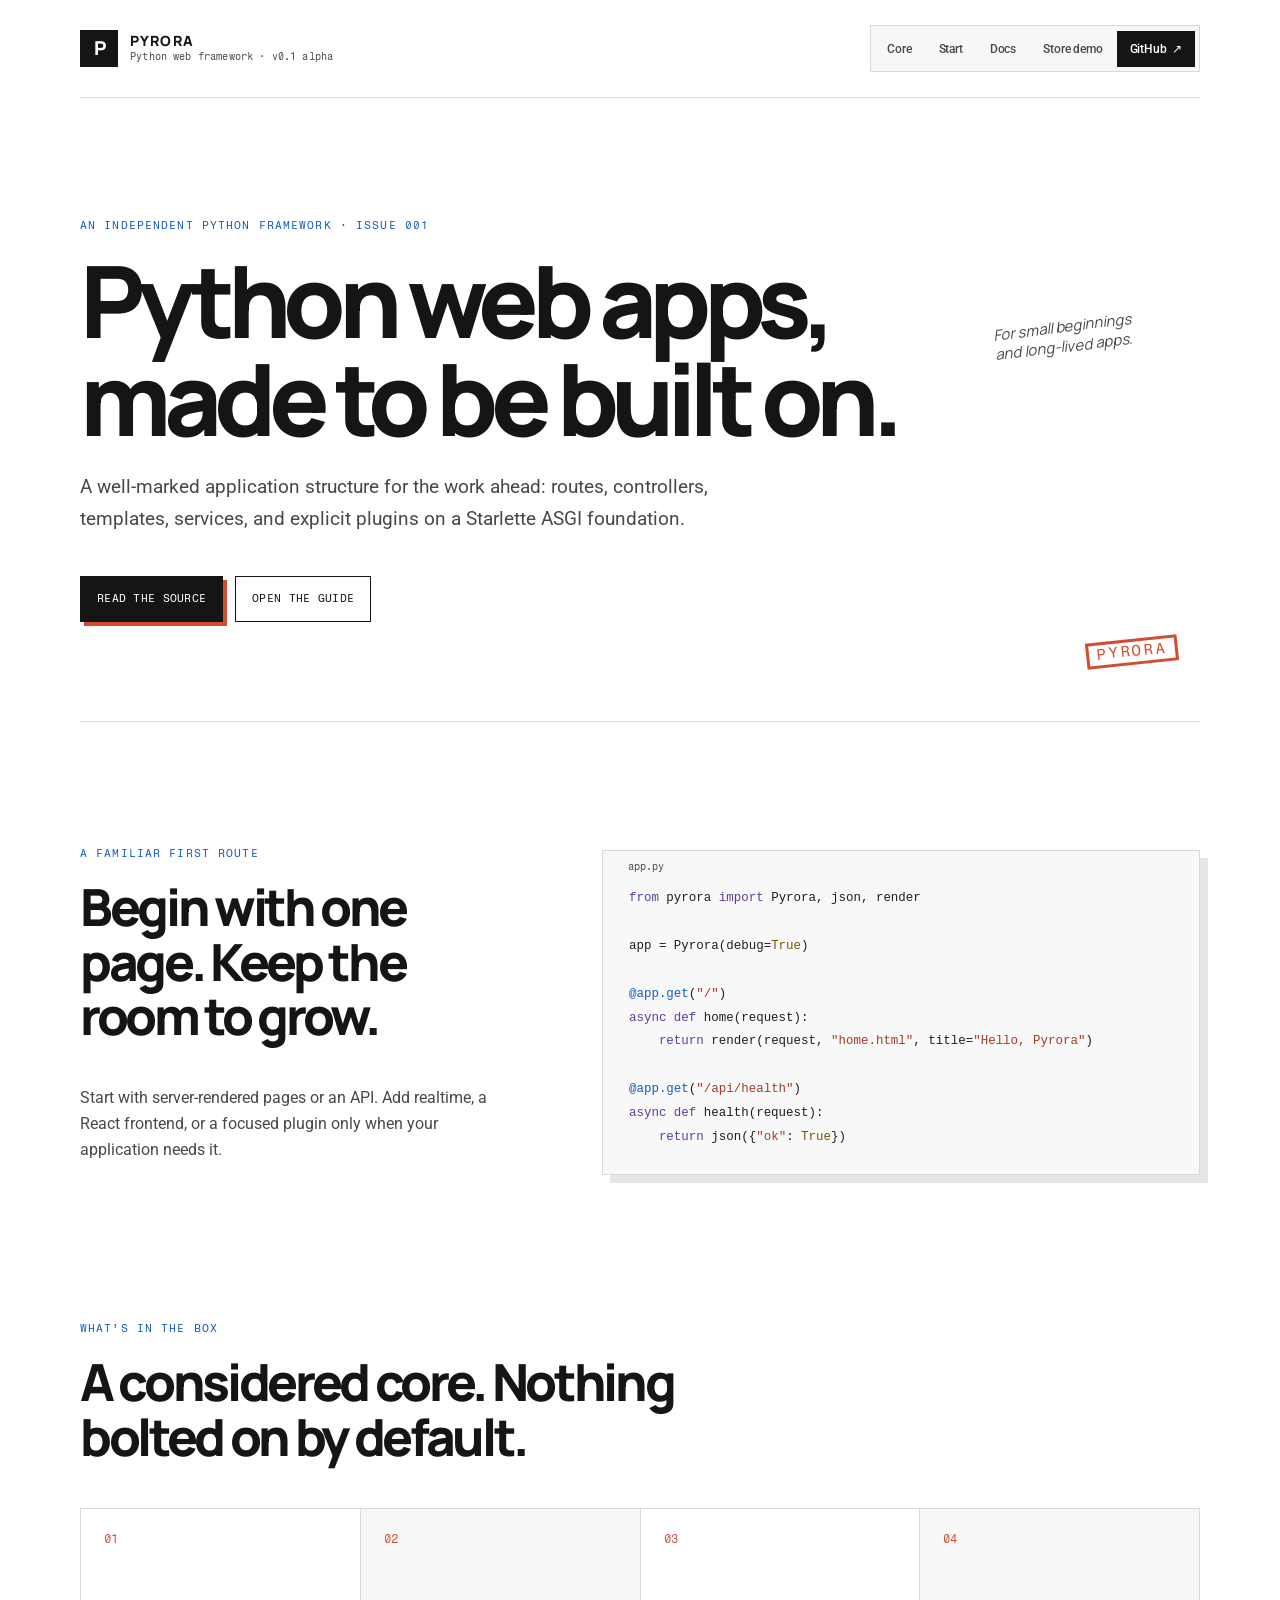
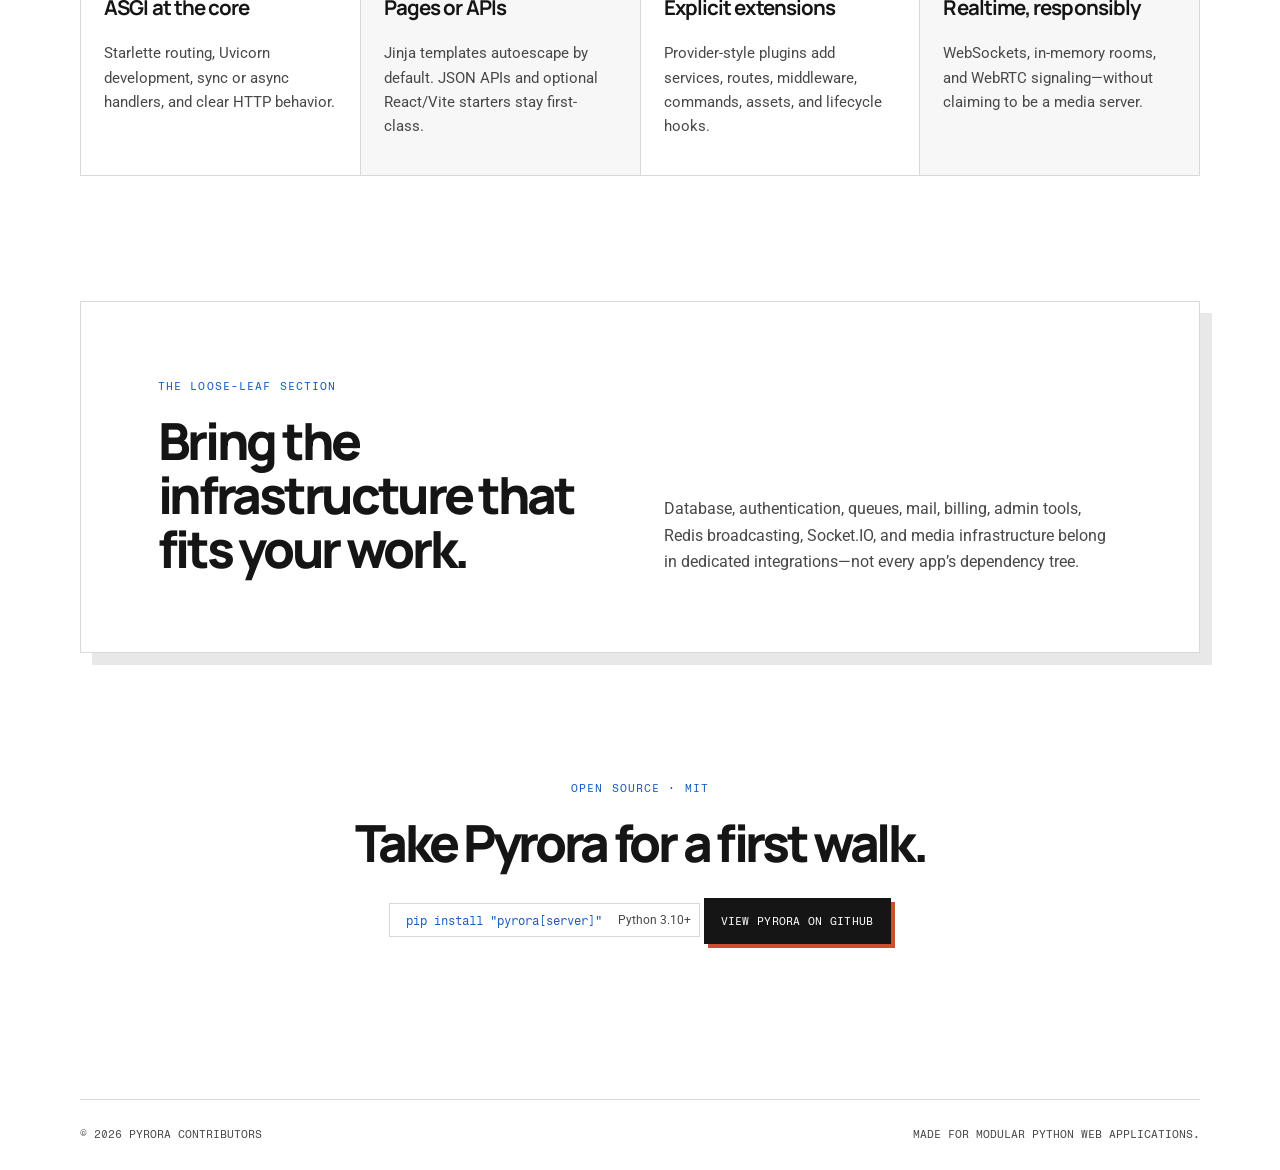
<file: site/index.html>
<!doctype html>
<html lang="en">
  <head>
    <meta charset="UTF-8" />
    <meta name="viewport" content="width=device-width, initial-scale=1.0" />
    <meta
      name="description"
      content="Pyrora is a modular, Laravel-inspired Python framework for ASGI web applications."
    />
    <title>Pyrora — A modular Python web framework</title>
    <link rel="stylesheet" href="styles.css" />
  </head>
  <body>
    <header class="site-header">
      <a class="brand" href="#top" aria-label="Pyrora home">
        <span class="brand-mark" aria-hidden="true">P</span>
        <span class="brand-copy"><strong>PYRORA</strong><small>Python web framework · v0.1 alpha</small></span>
      </a>
      <nav class="site-nav" aria-label="Primary navigation">
        <a href="#features">Core</a>
        <a href="#quickstart">Start</a>
        <a href="docs/">Docs</a>
        <a href="store/">Store demo</a>
        <a class="nav-source" href="https://github.com/phcodesage/pyrora">GitHub <span aria-hidden="true">↗</span></a>
      </nav>
    </header>

    <main id="top">
      <section class="hero" aria-labelledby="hero-title">
        <p class="eyebrow">An independent Python framework · Issue 001</p>
        <h1 id="hero-title">Python web apps, made to be built on.</h1>
        <p class="lead">
          A well-marked application structure for the work ahead: routes, controllers,
          templates, services, and explicit plugins on a Starlette ASGI foundation.
        </p>
        <div class="actions">
          <a class="button primary" href="https://github.com/phcodesage/pyrora">Read the source</a>
          <a class="button secondary" href="#quickstart">Open the guide</a>
        </div>
        <p class="margin-note">For small beginnings<br />and long-lived apps.</p>
      </section>

      <section id="quickstart" class="quickstart" aria-labelledby="quickstart-title">
        <div>
          <p class="eyebrow">A familiar first route</p>
          <h2 id="quickstart-title">Begin with one page. Keep the room to grow.</h2>
          <p>
            Start with server-rendered pages or an API. Add realtime, a React frontend,
            or a focused plugin only when your application needs it.
          </p>
        </div>
        <pre aria-label="Pyrora application example"><code><span class="muted">from</span> pyrora <span class="muted">import</span> Pyrora, json, render

app = Pyrora(debug=<span class="value">True</span>)

<span class="decorator">@app.get</span>(<span class="string">"/"</span>)
<span class="muted">async def</span> home(request):
    <span class="muted">return</span> render(request, <span class="string">"home.html"</span>, title=<span class="string">"Hello, Pyrora"</span>)

<span class="decorator">@app.get</span>(<span class="string">"/api/health"</span>)
<span class="muted">async def</span> health(request):
    <span class="muted">return</span> json({<span class="string">"ok"</span>: <span class="value">True</span>})</code></pre>
      </section>

      <section id="features" class="features" aria-labelledby="features-title">
        <div class="section-heading">
          <p class="eyebrow">What’s in the box</p>
          <h2 id="features-title">A considered core. Nothing bolted on by default.</h2>
        </div>
        <div class="feature-grid">
          <article>
            <span class="number">01</span>
            <h3>ASGI at the core</h3>
            <p>Starlette routing, Uvicorn development, sync or async handlers, and clear HTTP behavior.</p>
          </article>
          <article>
            <span class="number">02</span>
            <h3>Pages or APIs</h3>
            <p>Jinja templates autoescape by default. JSON APIs and optional React/Vite starters stay first-class.</p>
          </article>
          <article>
            <span class="number">03</span>
            <h3>Explicit extensions</h3>
            <p>Provider-style plugins add services, routes, middleware, commands, assets, and lifecycle hooks.</p>
          </article>
          <article>
            <span class="number">04</span>
            <h3>Realtime, responsibly</h3>
            <p>WebSockets, in-memory rooms, and WebRTC signaling—without claiming to be a media server.</p>
          </article>
        </div>
      </section>

      <section class="ecosystem" aria-labelledby="ecosystem-title">
        <div>
          <p class="eyebrow">The loose-leaf section</p>
          <h2 id="ecosystem-title">Bring the infrastructure that fits your work.</h2>
        </div>
        <p>
          Database, authentication, queues, mail, billing, admin tools, Redis broadcasting,
          Socket.IO, and media infrastructure belong in dedicated integrations—not every app’s
          dependency tree.
        </p>
      </section>

      <section class="install" aria-labelledby="install-title">
        <p class="eyebrow">Open source · MIT</p>
        <h2 id="install-title">Take Pyrora for a first walk.</h2>
        <div class="install-command"><code>pip install "pyrora[server]"</code><span>Python 3.10+</span></div>
        <a class="button primary" href="https://github.com/phcodesage/pyrora">View Pyrora on GitHub</a>
      </section>
    </main>

    <footer>
      <span>© 2026 Pyrora Contributors</span>
      <span>Made for modular Python web applications.</span>
    </footer>
  </body>
</html>
</file>
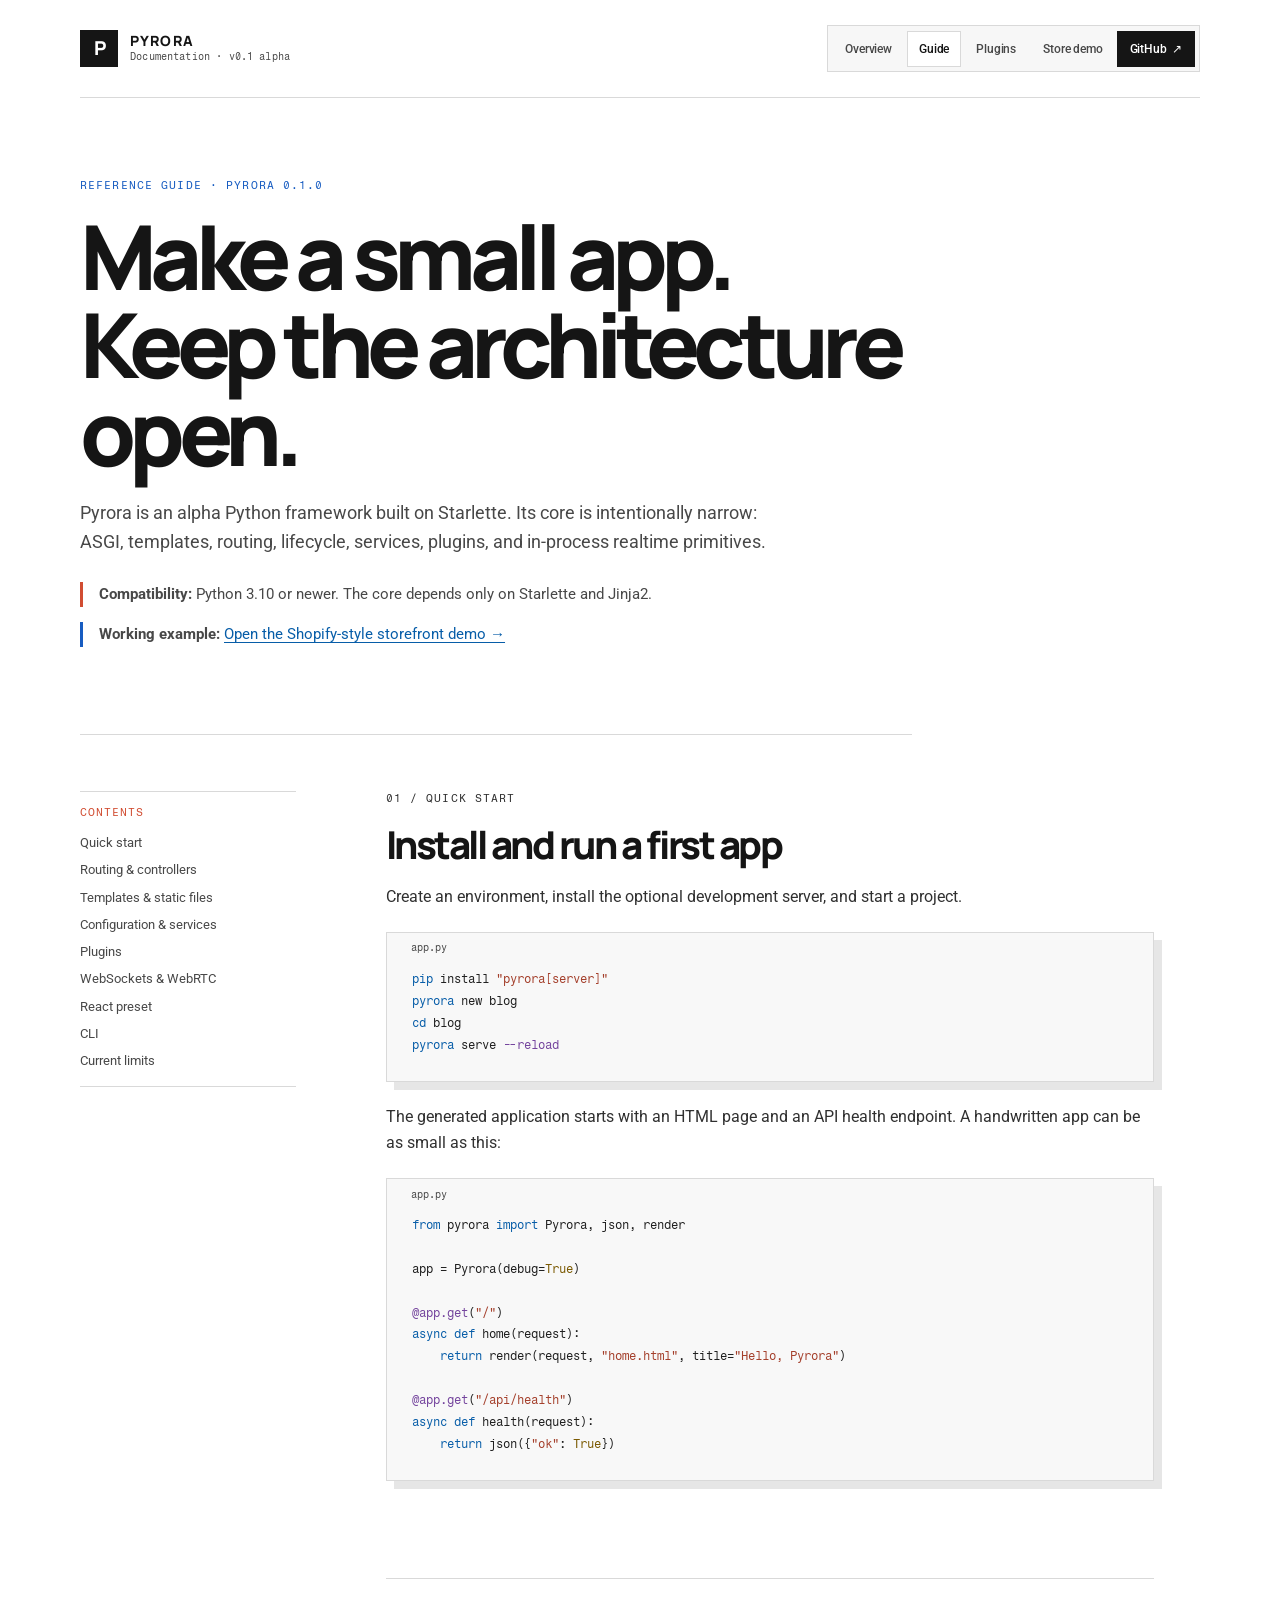
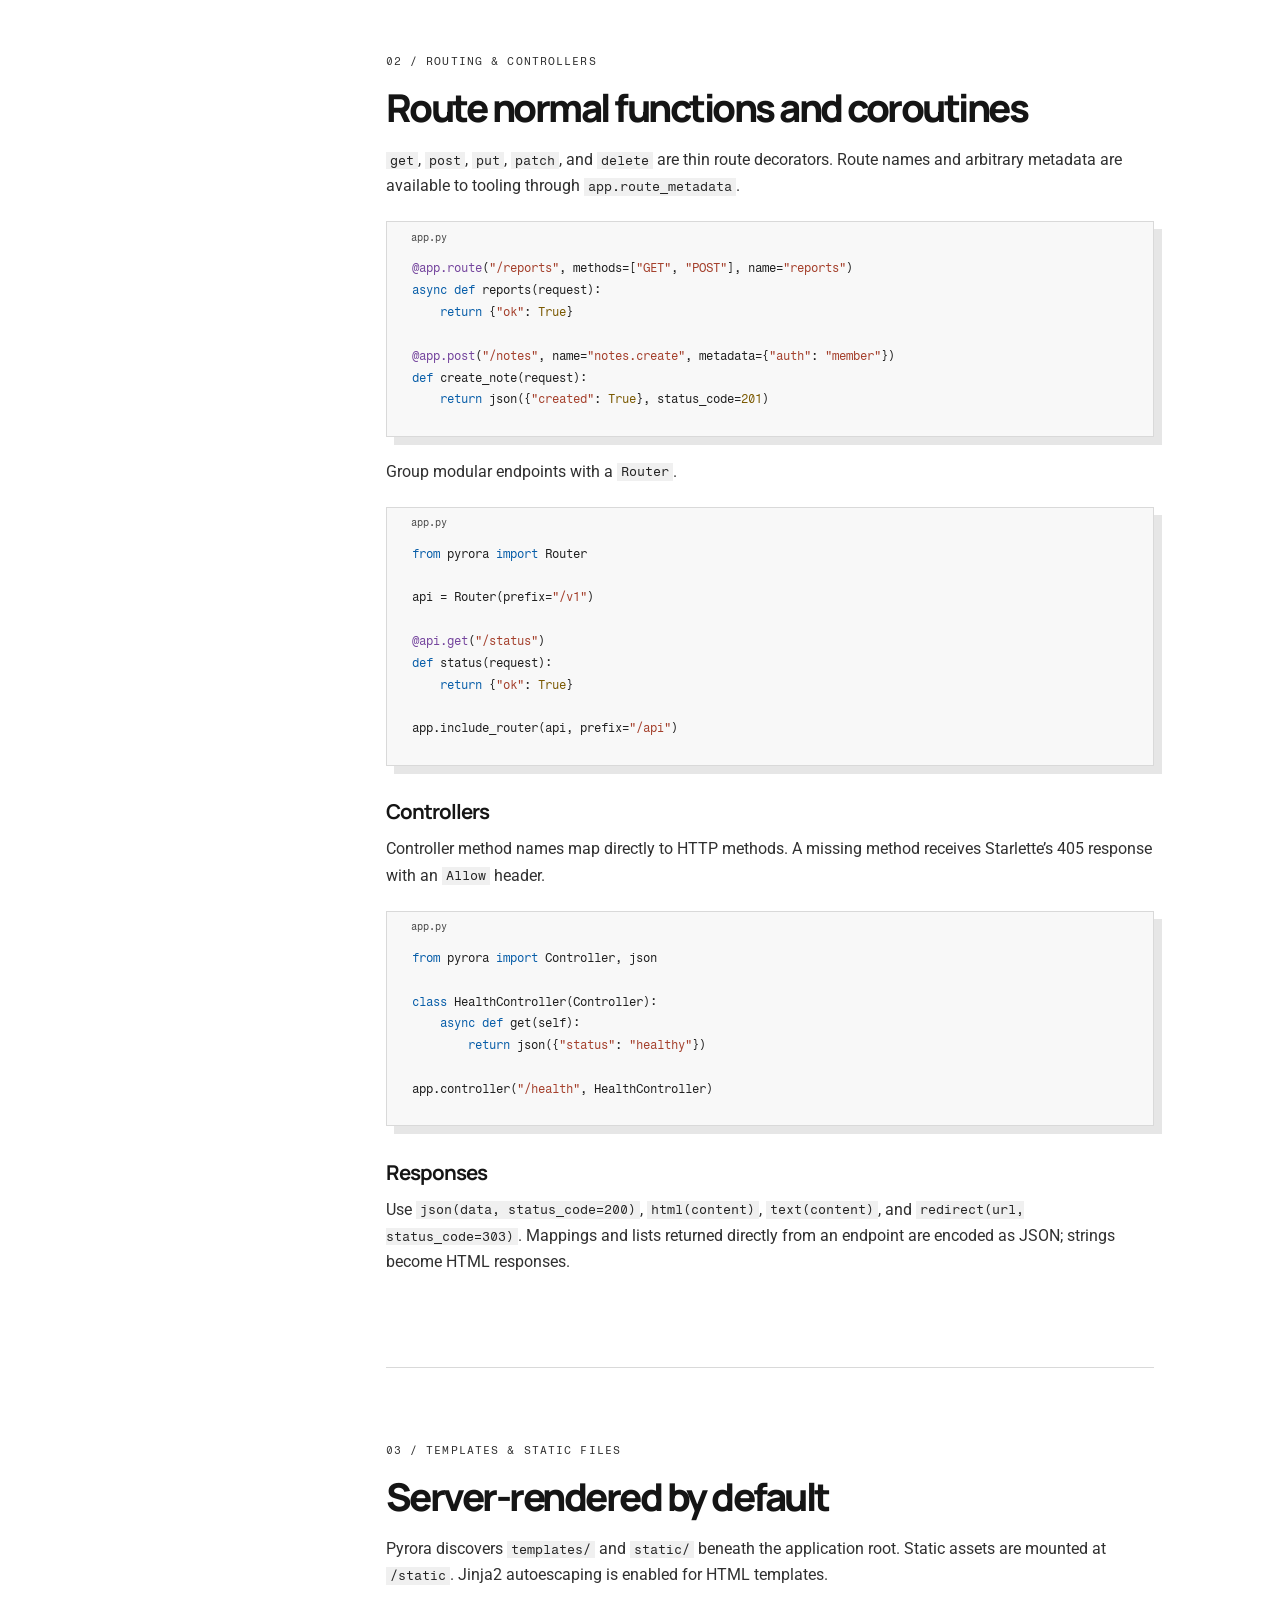
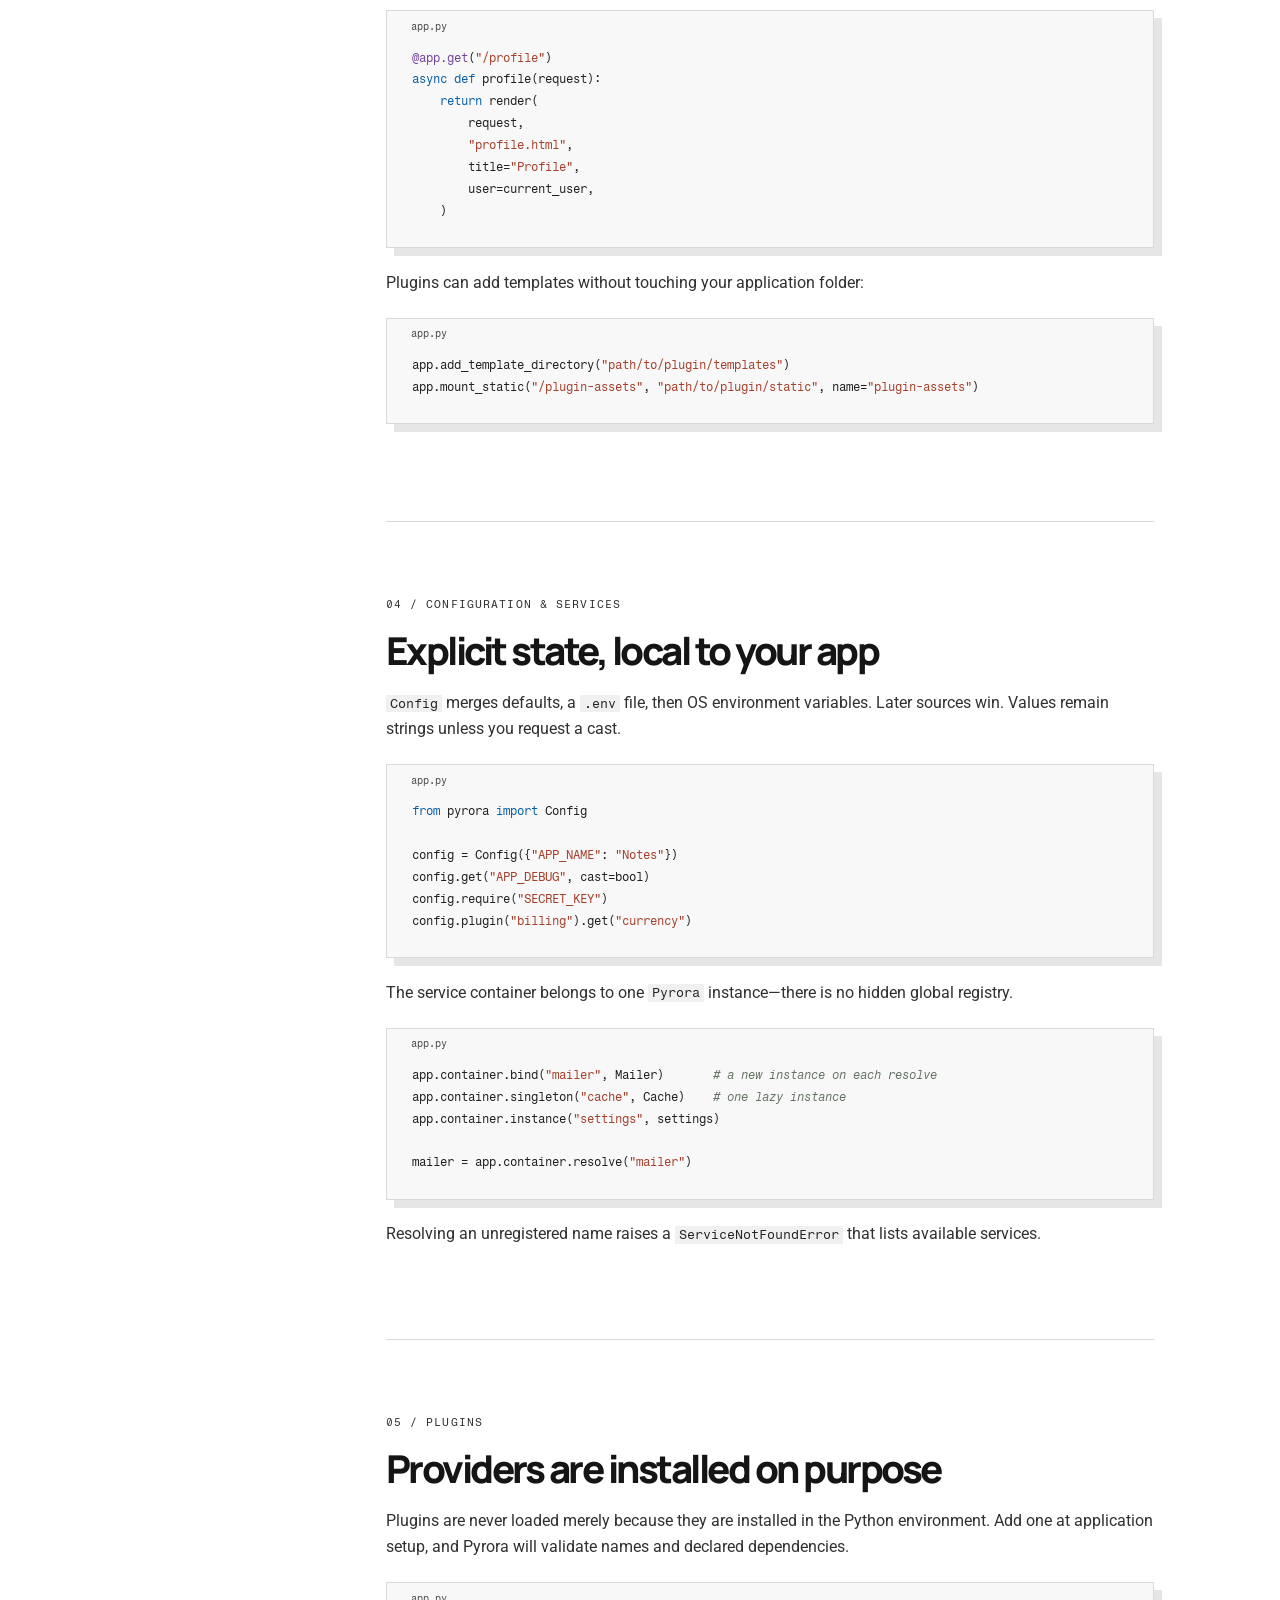
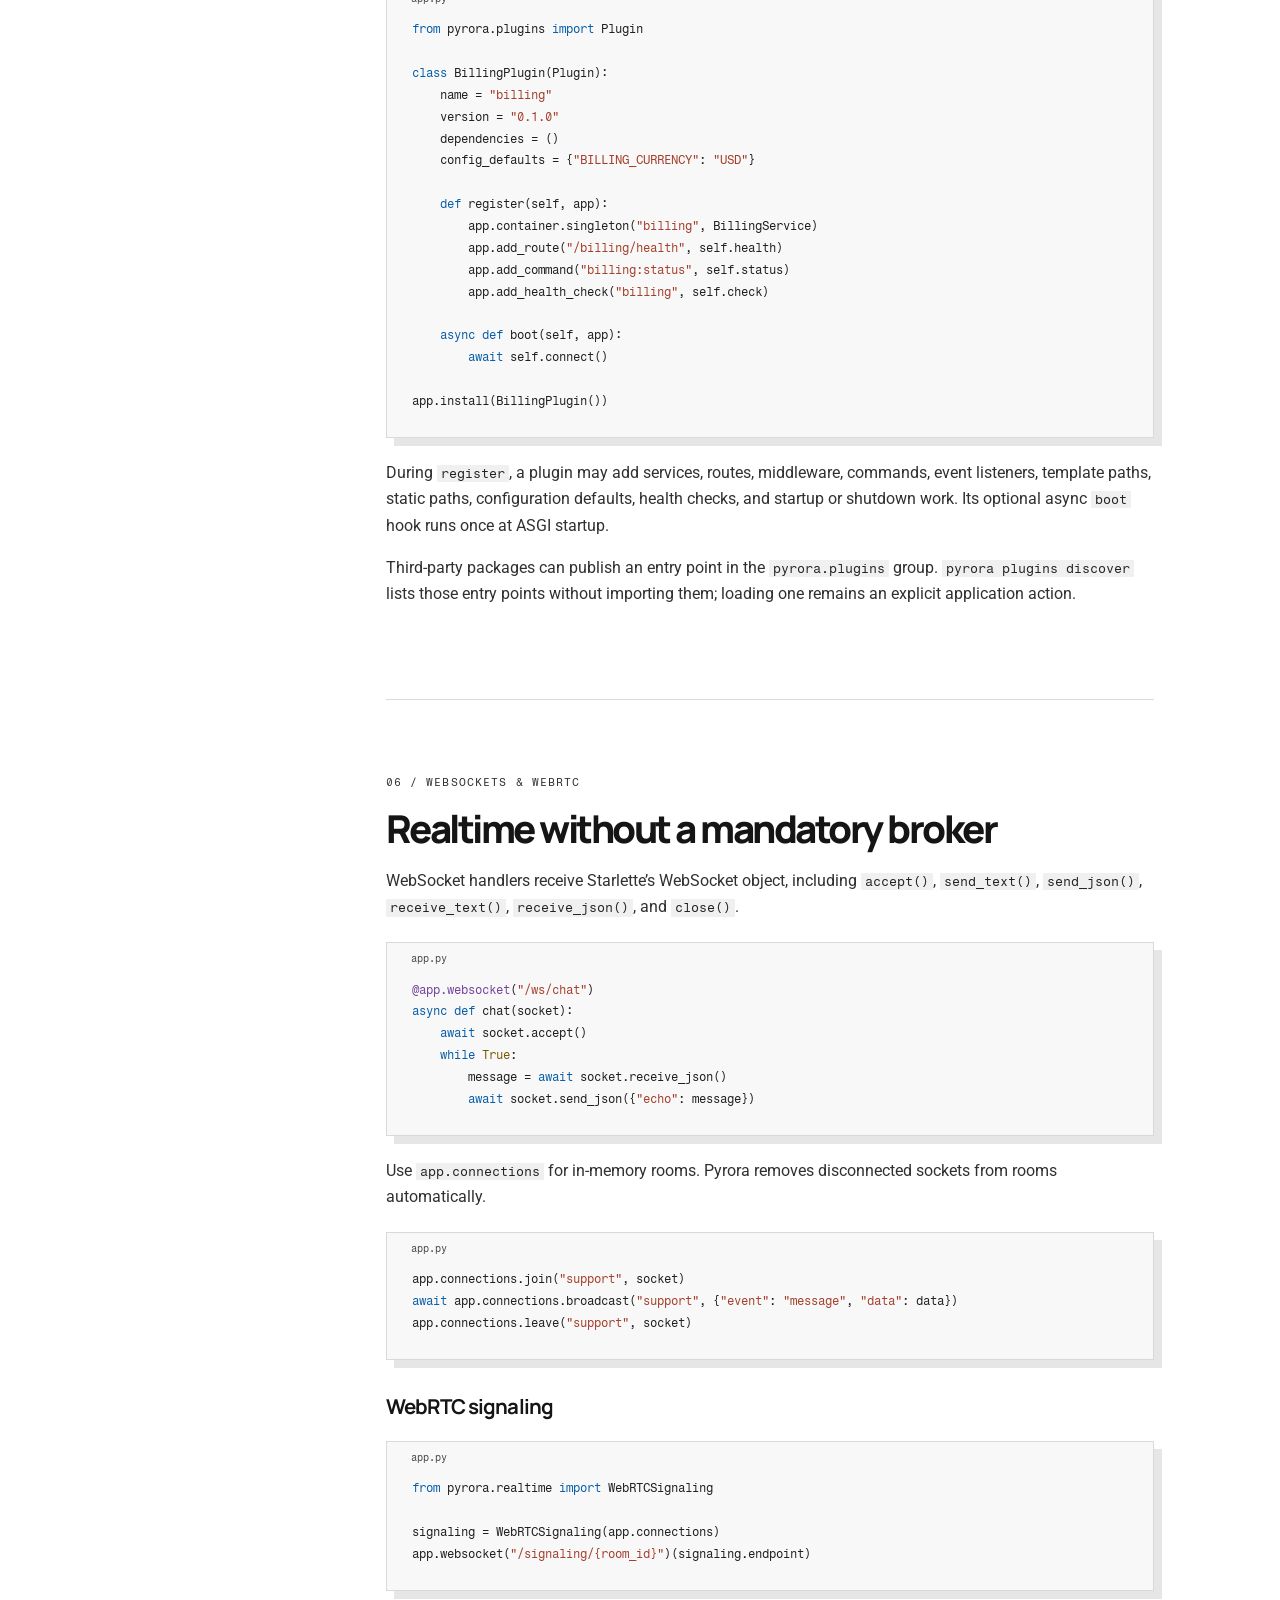
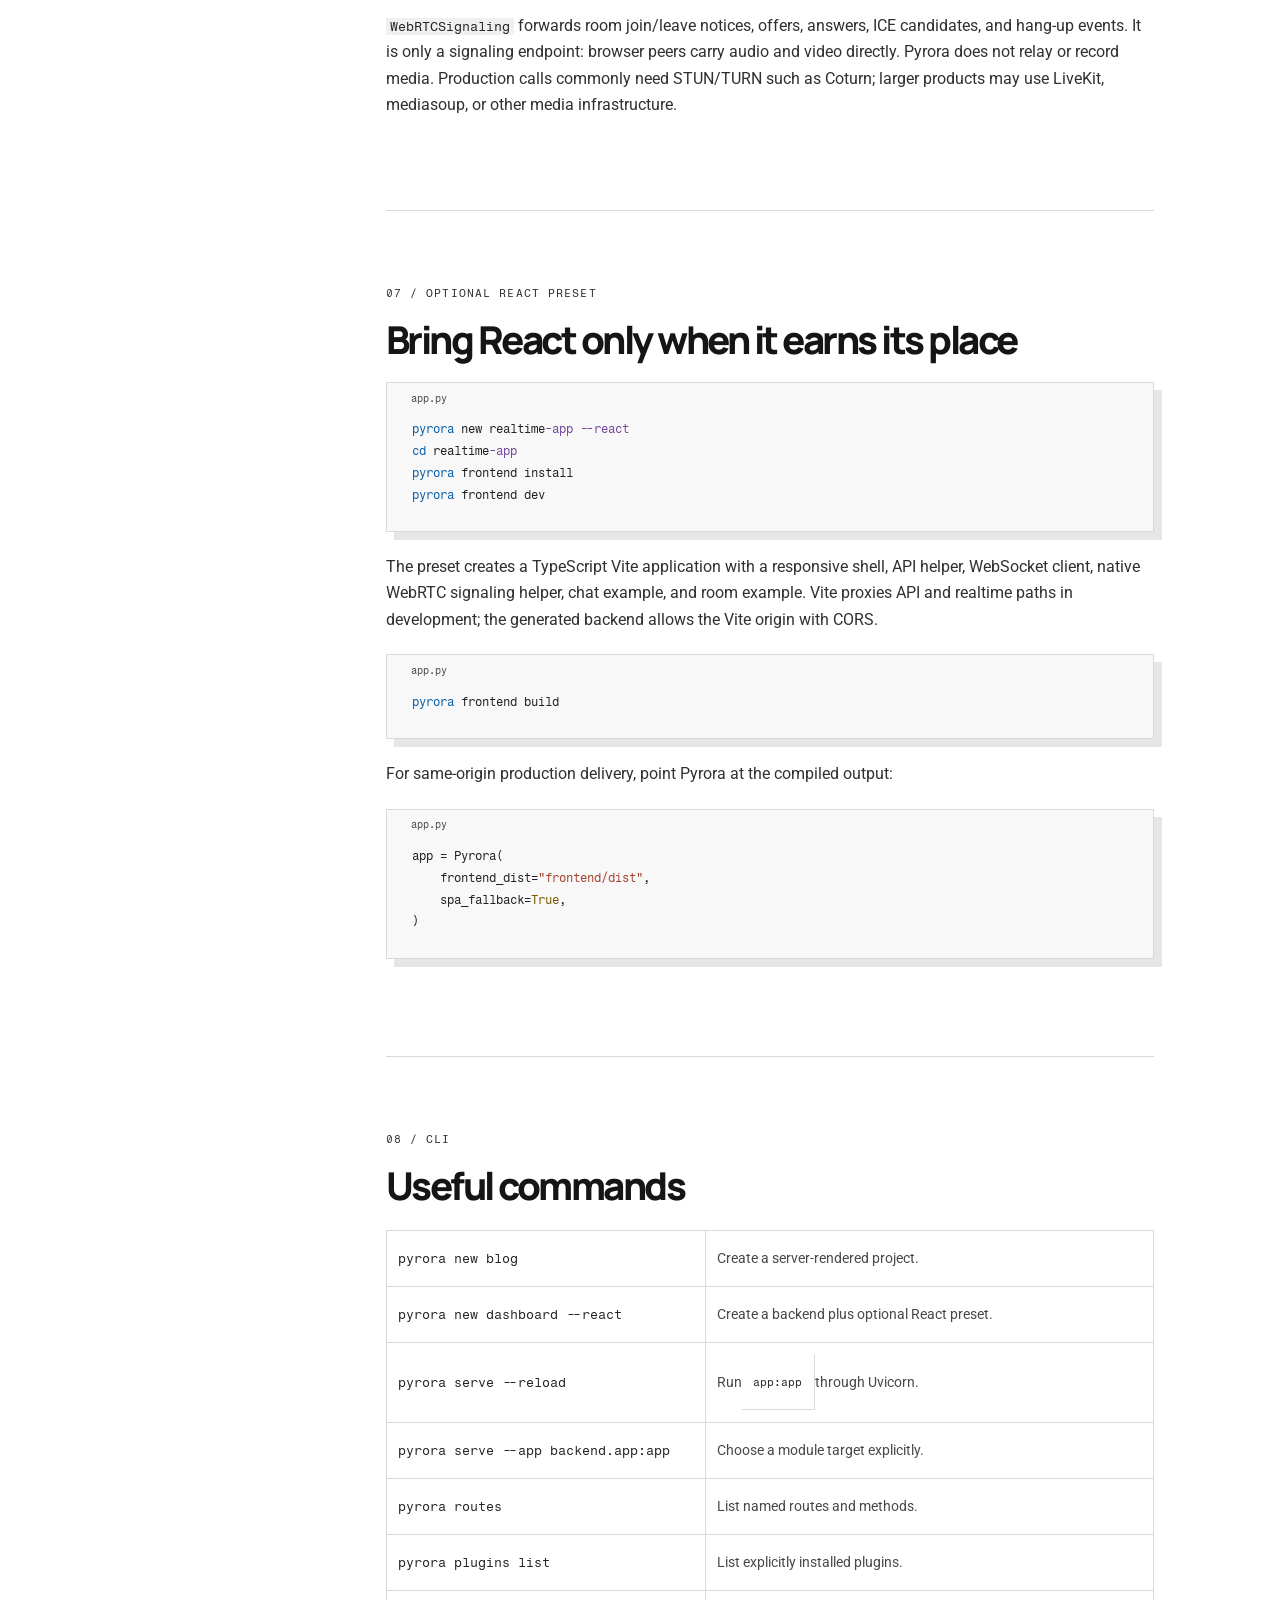
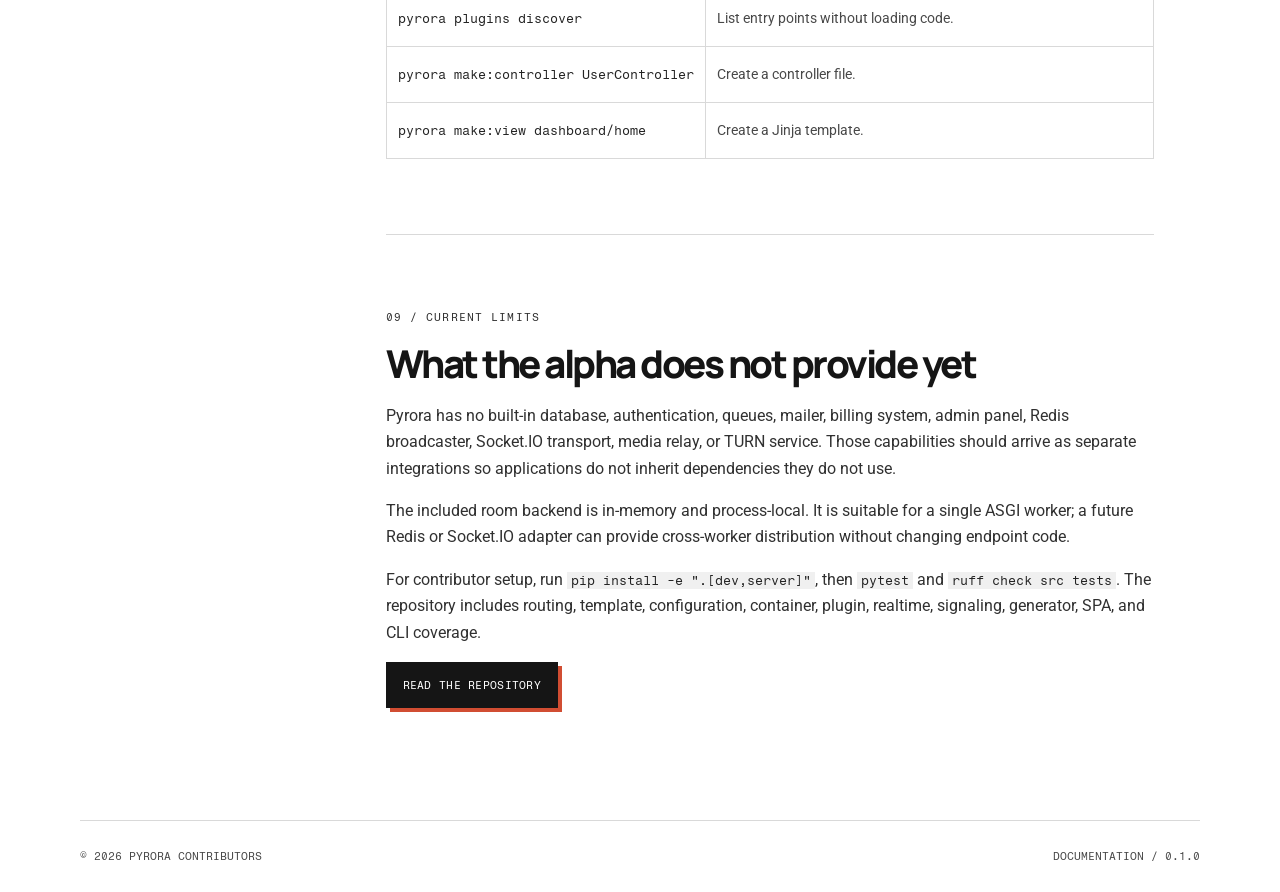
<file: site/docs/index.html>
<!doctype html>
<html lang="en">
  <head>
    <meta charset="UTF-8" />
    <meta name="viewport" content="width=device-width, initial-scale=1.0" />
    <meta name="description" content="Pyrora framework documentation: routing, templates, plugins, realtime, and React." />
    <title>Documentation — Pyrora</title>
    <link rel="stylesheet" href="../styles.css" />
    <script src="../code-highlight.js" defer></script>
  </head>
  <body>
    <header class="site-header">
      <a class="brand" href="../" aria-label="Pyrora home">
        <span class="brand-mark" aria-hidden="true">P</span>
        <span class="brand-copy"><strong>PYRORA</strong><small>Documentation · v0.1 alpha</small></span>
      </a>
      <nav class="site-nav" aria-label="Documentation navigation">
        <a href="../">Overview</a>
        <a class="is-current" href="#quickstart" aria-current="page">Guide</a>
        <a href="#plugins">Plugins</a>
        <a href="../store/">Store demo</a>
        <a class="nav-source" href="https://github.com/phcodesage/pyrora">GitHub <span aria-hidden="true">↗</span></a>
      </nav>
    </header>

    <main class="docs-page">
      <section class="docs-intro" aria-labelledby="docs-title">
        <p class="eyebrow">Reference guide · Pyrora 0.1.0</p>
        <h1 id="docs-title">Make a small app.<br />Keep the architecture open.</h1>
        <p>Pyrora is an alpha Python framework built on Starlette. Its core is intentionally narrow: ASGI, templates, routing, lifecycle, services, plugins, and in-process realtime primitives.</p>
        <p class="docs-note"><strong>Compatibility:</strong> Python 3.10 or newer. The core depends only on Starlette and Jinja2.</p>
        <p class="docs-note docs-store-link"><strong>Working example:</strong> <a href="../store/">Open the Shopify-style storefront demo →</a></p>
      </section>

      <div class="docs-shell">
        <aside class="docs-nav" aria-label="Documentation sections">
          <p>Contents</p>
          <a href="#quickstart">Quick start</a>
          <a href="#routing">Routing &amp; controllers</a>
          <a href="#templates">Templates &amp; static files</a>
          <a href="#config">Configuration &amp; services</a>
          <a href="#plugins">Plugins</a>
          <a href="#realtime">WebSockets &amp; WebRTC</a>
          <a href="#react">React preset</a>
          <a href="#cli">CLI</a>
          <a href="#limits">Current limits</a>
        </aside>

        <article class="docs-content">
          <section id="quickstart">
            <p class="eyebrow">01 / Quick start</p>
            <h2>Install and run a first app</h2>
            <p>Create an environment, install the optional development server, and start a project.</p>
            <pre><code>pip install "pyrora[server]"
pyrora new blog
cd blog
pyrora serve --reload</code></pre>
            <p>The generated application starts with an HTML page and an API health endpoint. A handwritten app can be as small as this:</p>
            <pre><code>from pyrora import Pyrora, json, render

app = Pyrora(debug=True)

@app.get("/")
async def home(request):
    return render(request, "home.html", title="Hello, Pyrora")

@app.get("/api/health")
async def health(request):
    return json({"ok": True})</code></pre>
          </section>

          <section id="routing">
            <p class="eyebrow">02 / Routing &amp; controllers</p>
            <h2>Route normal functions and coroutines</h2>
            <p><code>get</code>, <code>post</code>, <code>put</code>, <code>patch</code>, and <code>delete</code> are thin route decorators. Route names and arbitrary metadata are available to tooling through <code>app.route_metadata</code>.</p>
            <pre><code>@app.route("/reports", methods=["GET", "POST"], name="reports")
async def reports(request):
    return {"ok": True}

@app.post("/notes", name="notes.create", metadata={"auth": "member"})
def create_note(request):
    return json({"created": True}, status_code=201)</code></pre>
            <p>Group modular endpoints with a <code>Router</code>.</p>
            <pre><code>from pyrora import Router

api = Router(prefix="/v1")

@api.get("/status")
def status(request):
    return {"ok": True}

app.include_router(api, prefix="/api")</code></pre>
            <h3>Controllers</h3>
            <p>Controller method names map directly to HTTP methods. A missing method receives Starlette’s 405 response with an <code>Allow</code> header.</p>
            <pre><code>from pyrora import Controller, json

class HealthController(Controller):
    async def get(self):
        return json({"status": "healthy"})

app.controller("/health", HealthController)</code></pre>
            <h3>Responses</h3>
            <p>Use <code>json(data, status_code=200)</code>, <code>html(content)</code>, <code>text(content)</code>, and <code>redirect(url, status_code=303)</code>. Mappings and lists returned directly from an endpoint are encoded as JSON; strings become HTML responses.</p>
          </section>

          <section id="templates">
            <p class="eyebrow">03 / Templates &amp; static files</p>
            <h2>Server-rendered by default</h2>
            <p>Pyrora discovers <code>templates/</code> and <code>static/</code> beneath the application root. Static assets are mounted at <code>/static</code>. Jinja2 autoescaping is enabled for HTML templates.</p>
            <pre><code>@app.get("/profile")
async def profile(request):
    return render(
        request,
        "profile.html",
        title="Profile",
        user=current_user,
    )</code></pre>
            <p>Plugins can add templates without touching your application folder:</p>
            <pre><code>app.add_template_directory("path/to/plugin/templates")
app.mount_static("/plugin-assets", "path/to/plugin/static", name="plugin-assets")</code></pre>
          </section>

          <section id="config">
            <p class="eyebrow">04 / Configuration &amp; services</p>
            <h2>Explicit state, local to your app</h2>
            <p><code>Config</code> merges defaults, a <code>.env</code> file, then OS environment variables. Later sources win. Values remain strings unless you request a cast.</p>
            <pre><code>from pyrora import Config

config = Config({"APP_NAME": "Notes"})
config.get("APP_DEBUG", cast=bool)
config.require("SECRET_KEY")
config.plugin("billing").get("currency")</code></pre>
            <p>The service container belongs to one <code>Pyrora</code> instance—there is no hidden global registry.</p>
            <pre><code>app.container.bind("mailer", Mailer)       # a new instance on each resolve
app.container.singleton("cache", Cache)    # one lazy instance
app.container.instance("settings", settings)

mailer = app.container.resolve("mailer")</code></pre>
            <p>Resolving an unregistered name raises a <code>ServiceNotFoundError</code> that lists available services.</p>
          </section>

          <section id="plugins">
            <p class="eyebrow">05 / Plugins</p>
            <h2>Providers are installed on purpose</h2>
            <p>Plugins are never loaded merely because they are installed in the Python environment. Add one at application setup, and Pyrora will validate names and declared dependencies.</p>
            <pre><code>from pyrora.plugins import Plugin

class BillingPlugin(Plugin):
    name = "billing"
    version = "0.1.0"
    dependencies = ()
    config_defaults = {"BILLING_CURRENCY": "USD"}

    def register(self, app):
        app.container.singleton("billing", BillingService)
        app.add_route("/billing/health", self.health)
        app.add_command("billing:status", self.status)
        app.add_health_check("billing", self.check)

    async def boot(self, app):
        await self.connect()

app.install(BillingPlugin())</code></pre>
            <p>During <code>register</code>, a plugin may add services, routes, middleware, commands, event listeners, template paths, static paths, configuration defaults, health checks, and startup or shutdown work. Its optional async <code>boot</code> hook runs once at ASGI startup.</p>
            <p>Third-party packages can publish an entry point in the <code>pyrora.plugins</code> group. <code>pyrora plugins discover</code> lists those entry points without importing them; loading one remains an explicit application action.</p>
          </section>

          <section id="realtime">
            <p class="eyebrow">06 / WebSockets &amp; WebRTC</p>
            <h2>Realtime without a mandatory broker</h2>
            <p>WebSocket handlers receive Starlette’s WebSocket object, including <code>accept()</code>, <code>send_text()</code>, <code>send_json()</code>, <code>receive_text()</code>, <code>receive_json()</code>, and <code>close()</code>.</p>
            <pre><code>@app.websocket("/ws/chat")
async def chat(socket):
    await socket.accept()
    while True:
        message = await socket.receive_json()
        await socket.send_json({"echo": message})</code></pre>
            <p>Use <code>app.connections</code> for in-memory rooms. Pyrora removes disconnected sockets from rooms automatically.</p>
            <pre><code>app.connections.join("support", socket)
await app.connections.broadcast("support", {"event": "message", "data": data})
app.connections.leave("support", socket)</code></pre>
            <h3>WebRTC signaling</h3>
            <pre><code>from pyrora.realtime import WebRTCSignaling

signaling = WebRTCSignaling(app.connections)
app.websocket("/signaling/{room_id}")(signaling.endpoint)</code></pre>
            <p><code>WebRTCSignaling</code> forwards room join/leave notices, offers, answers, ICE candidates, and hang-up events. It is only a signaling endpoint: browser peers carry audio and video directly. Pyrora does not relay or record media. Production calls commonly need STUN/TURN such as Coturn; larger products may use LiveKit, mediasoup, or other media infrastructure.</p>
          </section>

          <section id="react">
            <p class="eyebrow">07 / Optional React preset</p>
            <h2>Bring React only when it earns its place</h2>
            <pre><code>pyrora new realtime-app --react
cd realtime-app
pyrora frontend install
pyrora frontend dev</code></pre>
            <p>The preset creates a TypeScript Vite application with a responsive shell, API helper, WebSocket client, native WebRTC signaling helper, chat example, and room example. Vite proxies API and realtime paths in development; the generated backend allows the Vite origin with CORS.</p>
            <pre><code>pyrora frontend build</code></pre>
            <p>For same-origin production delivery, point Pyrora at the compiled output:</p>
            <pre><code>app = Pyrora(
    frontend_dist="frontend/dist",
    spa_fallback=True,
)</code></pre>
          </section>

          <section id="cli">
            <p class="eyebrow">08 / CLI</p>
            <h2>Useful commands</h2>
            <div class="command-grid">
              <code>pyrora new blog</code><span>Create a server-rendered project.</span>
              <code>pyrora new dashboard --react</code><span>Create a backend plus optional React preset.</span>
              <code>pyrora serve --reload</code><span>Run <code>app:app</code> through Uvicorn.</span>
              <code>pyrora serve --app backend.app:app</code><span>Choose a module target explicitly.</span>
              <code>pyrora routes</code><span>List named routes and methods.</span>
              <code>pyrora plugins list</code><span>List explicitly installed plugins.</span>
              <code>pyrora plugins discover</code><span>List entry points without loading code.</span>
              <code>pyrora make:controller UserController</code><span>Create a controller file.</span>
              <code>pyrora make:view dashboard/home</code><span>Create a Jinja template.</span>
            </div>
          </section>

          <section id="limits">
            <p class="eyebrow">09 / Current limits</p>
            <h2>What the alpha does not provide yet</h2>
            <p>Pyrora has no built-in database, authentication, queues, mailer, billing system, admin panel, Redis broadcaster, Socket.IO transport, media relay, or TURN service. Those capabilities should arrive as separate integrations so applications do not inherit dependencies they do not use.</p>
            <p>The included room backend is in-memory and process-local. It is suitable for a single ASGI worker; a future Redis or Socket.IO adapter can provide cross-worker distribution without changing endpoint code.</p>
            <p>For contributor setup, run <code>pip install -e ".[dev,server]"</code>, then <code>pytest</code> and <code>ruff check src tests</code>. The repository includes routing, template, configuration, container, plugin, realtime, signaling, generator, SPA, and CLI coverage.</p>
            <a class="button primary" href="https://github.com/phcodesage/pyrora">Read the repository</a>
          </section>
        </article>
      </div>
    </main>

    <footer>
      <span>© 2026 Pyrora Contributors</span>
      <span>Documentation / 0.1.0</span>
    </footer>
  </body>
</html>
</file>
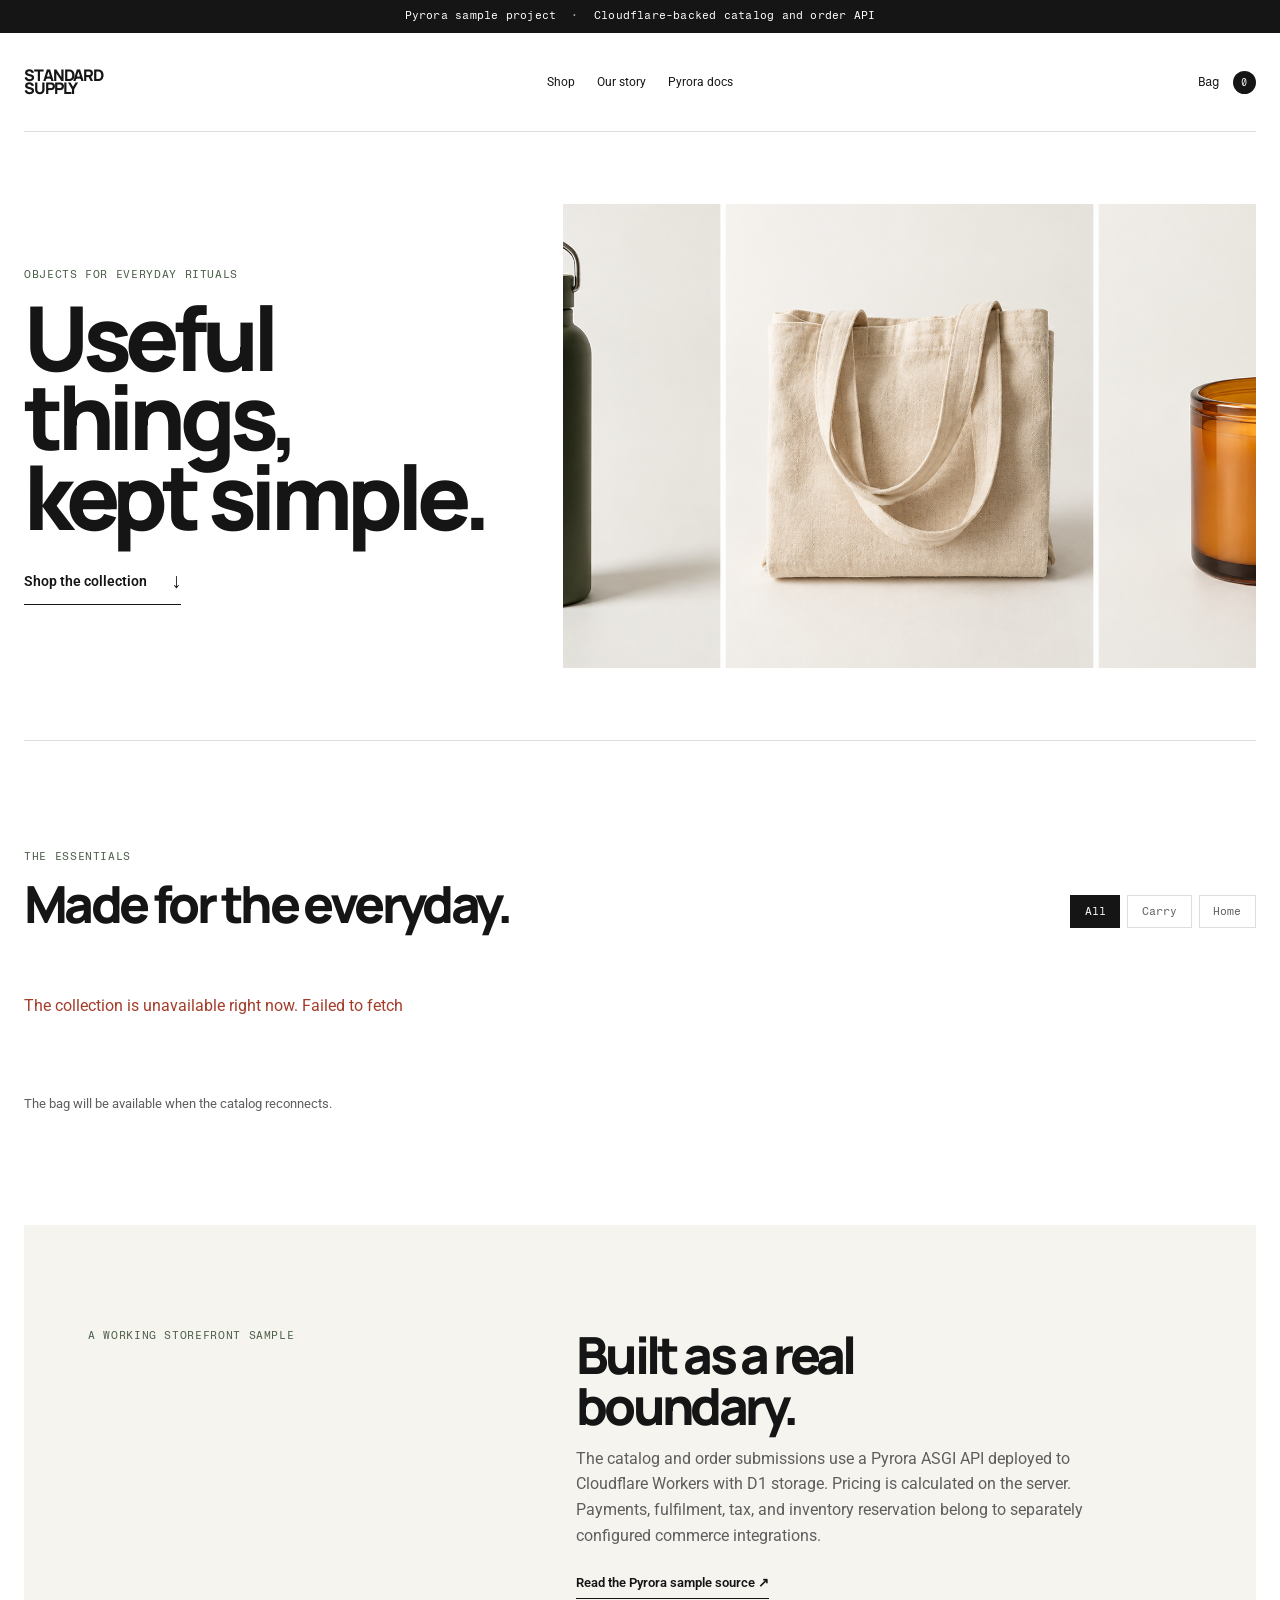
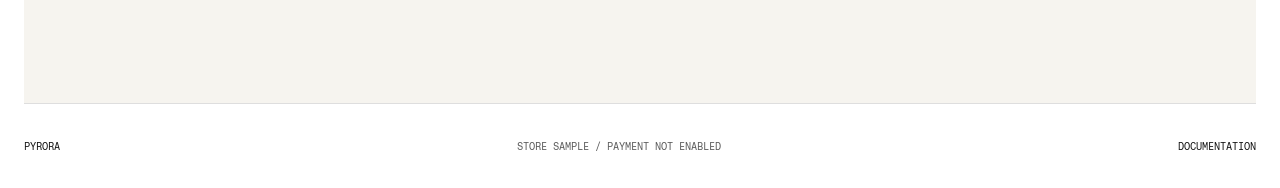
<file: site/store/index.html>
<!doctype html>
<html lang="en">
  <head>
    <meta charset="UTF-8" />
    <meta name="viewport" content="width=device-width, initial-scale=1.0" />
    <meta name="description" content="A Pyrora storefront sample with a Cloudflare-backed catalog and order API." />
    <title>Standard Supply — Pyrora store sample</title>
    <link rel="stylesheet" href="store.css" />
  </head>
  <body data-api-base="https://pyrora-store-api.rechceltoledo.workers.dev">
    <div class="notice">Pyrora sample project <span>·</span> Cloudflare-backed catalog and order API</div>
    <header class="store-header">
      <a class="wordmark" href="./">STANDARD<br />SUPPLY</a>
      <nav aria-label="Store navigation">
        <a href="#shop">Shop</a>
        <a href="#story">Our story</a>
        <a href="../docs/">Pyrora docs</a>
      </nav>
      <button class="cart-button" type="button" aria-label="Open shopping bag" aria-controls="cart-dialog">Bag <span id="cart-count">0</span></button>
    </header>

    <main>
      <section class="store-hero" aria-labelledby="store-title">
        <div>
          <p class="kicker">Objects for everyday rituals</p>
          <h1 id="store-title">Useful things,<br />kept simple.</h1>
          <a class="shop-link" href="#shop">Shop the collection <span>↓</span></a>
        </div>
        <figure class="hero-image"><img src="assets/standard-supply-products.png" alt="A green water bottle, natural canvas tote, and amber candle" /></figure>
      </section>

      <section id="shop" class="collection" aria-labelledby="collection-title">
        <div class="collection-heading">
          <div><p class="kicker">The essentials</p><h2 id="collection-title">Made for the everyday.</h2></div>
          <div class="filters" aria-label="Product filters">
            <button class="filter is-active" type="button" data-filter="all">All</button>
            <button class="filter" type="button" data-filter="carry">Carry</button>
            <button class="filter" type="button" data-filter="home">Home</button>
          </div>
        </div>
        <div class="product-grid" id="product-grid" aria-live="polite"><p class="catalog-state">Loading collection…</p></div>
        <p class="cart-status" aria-live="polite" id="cart-status">Your bag is empty.</p>
      </section>

      <section id="story" class="store-story">
        <p class="kicker">A working storefront sample</p>
        <div><h2>Built as a real boundary.</h2><p>The catalog and order submissions use a Pyrora ASGI API deployed to Cloudflare Workers with D1 storage. Pricing is calculated on the server. Payments, fulfilment, tax, and inventory reservation belong to separately configured commerce integrations.</p><a href="https://github.com/phcodesage/pyrora/tree/main/examples/store">Read the Pyrora sample source ↗</a></div>
      </section>
    </main>

    <dialog class="cart-dialog" id="cart-dialog" aria-labelledby="cart-title">
      <div class="cart-sheet">
        <div class="cart-heading"><div><p class="kicker">Your selection</p><h2 id="cart-title">Shopping bag</h2></div><button class="close-cart" type="button" aria-label="Close shopping bag">×</button></div>
        <div class="cart-items" id="cart-items"></div>
        <div class="cart-total"><span>Subtotal</span><strong id="cart-total">$0.00</strong></div>
        <form class="checkout-form" id="checkout-form">
          <label for="checkout-email">Email for this order</label>
          <input id="checkout-email" name="email" type="email" autocomplete="email" required placeholder="you@example.com" />
          <button class="submit-order" type="submit">Submit order request <span>→</span></button>
          <p class="checkout-note">This sample records an order request. It does not collect payment or promise fulfilment.</p>
        </form>
        <p class="checkout-status" id="checkout-status" aria-live="polite"></p>
      </div>
    </dialog>

    <footer><a href="../">Pyrora</a><span>Store sample / payment not enabled</span><a href="../docs/">Documentation</a></footer>
    <script src="store.js"></script>
  </body>
</html>
</file>
<file: site/styles.css>
@import url('https://fonts.googleapis.com/css2?family=Fragment+Mono:ital@0;1&family=Manrope:wght@400;500;600;700;800&family=Roboto:wght@400;500&display=swap');

:root {
  --paper: #ffffff;
  --paper-light: #ffffff;
  --paper-dark: #e6e6e6;
  --ink: #151515;
  --faded-ink: #484848;
  --rule: #d9d9d9;
  --rust: #d14d32;
  --moss: #175cc1;
  --body-font: "Google Sans Text", "Google Sans", Roboto, Arial, sans-serif;
}

* { box-sizing: border-box; }
html { scroll-behavior: smooth; }
body {
  min-width: 320px;
  margin: 0;
  color: var(--ink);
  background: var(--paper);
  font: 400 1rem/1.65 var(--body-font);
}
a { color: inherit; text-decoration: none; }

.site-header, main, footer { width: min(1120px, calc(100% - 2.5rem)); margin: auto; }
.site-header {
  min-height: 6.15rem;
  display: flex;
  align-items: center;
  justify-content: space-between;
  gap: 1.5rem;
  border-bottom: 1px solid var(--rule);
}
.brand { display: inline-flex; align-items: center; gap: 0.78rem; color: var(--ink); }
.brand-mark { width: 2.35rem; height: 2.35rem; display: grid; place-items: center; flex: 0 0 auto; background: var(--ink); color: #fff; font: 800 1.2rem/1 Manrope, Arial, sans-serif; letter-spacing: -0.08em; }
.brand-copy { display: grid; gap: 0.2rem; min-width: max-content; }
.brand-copy strong { font: 800 0.88rem/1 Manrope, Arial, sans-serif; letter-spacing: 0.08em; }
.brand-copy small { color: var(--faded-ink); font: 0.64rem/1.2 "Fragment Mono", monospace; letter-spacing: 0.015em; }
.site-nav { display: flex; align-items: center; gap: 0.15rem; padding: 0.28rem; border: 1px solid var(--rule); background: #f7f7f7; }
.site-nav a { min-height: 2.25rem; display: inline-flex; align-items: center; gap: 0.35rem; padding: 0.45rem 0.7rem; color: var(--faded-ink); border: 1px solid transparent; font: 500 0.75rem/1 var(--body-font); letter-spacing: -0.01em; white-space: nowrap; }
.site-nav a:hover, .site-nav a.is-current { color: var(--ink); border-color: var(--rule); background: #fff; }
.site-nav .nav-source { color: #fff; border-color: var(--ink); background: var(--ink); }
.site-nav .nav-source:hover { border-color: var(--moss); background: var(--moss); }

.hero {
  min-height: 39rem;
  display: flex;
  flex-direction: column;
  justify-content: center;
  position: relative;
  padding: 5.6rem 0 4.3rem;
  border-bottom: 1px solid var(--rule);
}
.hero::after {
  content: "PYRORA";
  position: absolute;
  right: 2%;
  bottom: 9%;
  color: var(--rust);
  border: 3px solid var(--rust);
  padding: 0.15rem 0.48rem;
  font: 500 0.95rem/1 "Fragment Mono", monospace;
  letter-spacing: 0.18em;
  transform: rotate(-6deg);
}
.eyebrow { margin-bottom: 1.2rem; color: var(--moss); font: 500 0.7rem/1.3 "Fragment Mono", monospace; letter-spacing: 0.1em; text-transform: uppercase; }
h1, h2, h3, p { margin-top: 0; }
h1, h2, h3 { font-family: Manrope, Arial, sans-serif; }
h1 { max-width: 58rem; margin-bottom: 1.45rem; font-size: clamp(3rem, 7.8vw, 6.6rem); font-weight: 800; line-height: 0.98; letter-spacing: -0.075em; }
h2 { font-size: clamp(2rem, 4vw, 3.35rem); font-weight: 800; line-height: 1.06; letter-spacing: -0.065em; }
h3 { font-size: 1.28rem; font-weight: 700; line-height: 1.25; letter-spacing: -0.045em; }
.lead { max-width: 43rem; color: var(--faded-ink); font-size: clamp(1.03rem, 2vw, 1.2rem); }
.actions { display: flex; gap: 0.75rem; margin-top: 1.4rem; }
.button { display: inline-flex; align-items: center; justify-content: center; min-height: 2.9rem; padding: 0.68rem 1rem; border: 1px solid var(--ink); font: 500 0.7rem/1 "Fragment Mono", monospace; letter-spacing: 0.025em; text-transform: uppercase; }
.primary { color: var(--paper-light); background: var(--ink); box-shadow: 4px 4px 0 var(--rust); }
.primary:hover { transform: translate(2px, 2px); box-shadow: 2px 2px 0 var(--rust); }
.secondary { background: var(--paper-light); }.secondary:hover { background: #f2f2f2; }
.margin-note { position: absolute; right: 6%; top: 35%; color: var(--faded-ink); font: italic 0.93rem/1.35 Manrope, Arial, sans-serif; transform: rotate(-7deg); }

.quickstart { display: grid; grid-template-columns: 0.84fr 1.16fr; gap: clamp(2rem, 7vw, 7rem); padding: 7.7rem 0; align-items: center; }
.quickstart > div > p:not(.eyebrow), .ecosystem > p { color: var(--faded-ink); }
pre { position: relative; margin: 0; overflow: auto; padding: 2.2rem 1.6rem 1.6rem; border: 1px solid var(--rule); border-radius: 0; background: #f8f8f8; color: #1f1f1f; box-shadow: 8px 8px 0 var(--paper-dark); font: 0.78rem/1.75 "Fragment Mono", monospace; }
pre::before { content: "app.py"; position: absolute; top: 0.6rem; left: 1.55rem; color: var(--faded-ink); font: 0.62rem "Fragment Mono", monospace; }
.muted { color: #613c9c; }.decorator { color: var(--moss); }.string { color: #a33c28; }.value { color: #785600; }
.token-keyword { color: #075da8; }.token-string { color: #a43f2b; }.token-decorator { color: #74449d; }.token-constant, .token-number { color: #7a5900; }.token-comment { color: #627061; font-style: italic; }.token-command { color: #075da8; font-weight: 500; }.token-flag { color: #74449d; }.token-package { color: #a43f2b; }

.features { padding: 1.1rem 0 7.8rem; }
.section-heading { max-width: 42rem; margin-bottom: 2.8rem; }
.feature-grid { display: grid; grid-template-columns: repeat(4, 1fr); border-top: 1px solid var(--rule); border-left: 1px solid var(--rule); }
.feature-grid article { min-height: 16rem; padding: 1.45rem; border-right: 1px solid var(--rule); border-bottom: 1px solid var(--rule); background-color: var(--paper); }
.feature-grid article:nth-child(2n) { background-color: #f7f7f7; }
.feature-grid p { color: var(--faded-ink); font-size: 0.91rem; }
.number { display: block; margin-bottom: 3.1rem; color: var(--rust); font: 0.72rem "Fragment Mono", monospace; }

.ecosystem { display: grid; grid-template-columns: 1fr 1fr; gap: 3rem; padding: clamp(2rem, 6vw, 5rem); border: 1px solid var(--rule); background: var(--paper-light); box-shadow: 12px 12px 0 #e8e8e8; }
.ecosystem h2, .ecosystem > p { margin-bottom: 0; }.ecosystem > p { align-self: end; }
.install { max-width: 53rem; margin: auto; padding: 8rem 0; text-align: center; }
.install h2 { margin: 0 auto 1.8rem; }
.install-command { display: inline-flex; align-items: center; gap: 1rem; margin: 0 auto 2.1rem; padding: 0.35rem 0.45rem 0.35rem 1rem; border: 1px solid var(--rule); background: var(--paper-light); }
.install-command code { color: var(--moss); font: 0.78rem "Fragment Mono", monospace; }.install-command span { color: var(--faded-ink); font-size: 0.78rem; }
footer { display: flex; justify-content: space-between; gap: 1rem; padding: 1.8rem 0; border-top: 1px solid var(--rule); color: var(--faded-ink); font: 0.68rem "Fragment Mono", monospace; text-transform: uppercase; }

@media (max-width: 760px) {
  .site-header, main, footer { width: min(100% - 1.5rem, 1120px); }
  .site-header { min-height: 0; padding: 0.9rem 0; gap: 0.8rem; }.brand-copy small { display: none; }.site-nav { gap: 0; }.site-nav a { min-height: 2.1rem; padding: 0.4rem 0.48rem; font-size: 0.71rem; }
  .hero { min-height: 34rem; padding-top: 4rem; }.hero::after { right: 0; bottom: 10%; }.margin-note { display: none; }
  .quickstart, .ecosystem { grid-template-columns: 1fr; padding: 5rem 0; }.ecosystem { padding: 2rem; }
  .feature-grid { grid-template-columns: 1fr 1fr; }.number { margin-bottom: 2.2rem; }
  .install { padding: 5rem 0; } footer { flex-direction: column; }
}
@media (max-width: 450px) {
  .site-header { display: grid; grid-template-columns: 1fr; }.site-nav { width: 100%; overflow-x: auto; flex-wrap: nowrap; }.site-nav a { flex: 0 0 auto; }
  .actions { flex-direction: column; align-items: stretch; }.feature-grid { grid-template-columns: 1fr; }
  .install-command { flex-direction: column; gap: 0.35rem; padding: 0.7rem; }.install-command span { font-size: 0.75rem; }
}

.docs-page { padding: 5rem 0 7rem; }
.docs-intro { max-width: 52rem; padding-bottom: 4.5rem; border-bottom: 1px solid var(--rule); }
.docs-intro h1 { font-size: clamp(3rem, 7vw, 5.7rem); }
.docs-intro > p:not(.eyebrow) { max-width: 43rem; color: var(--faded-ink); font-size: 1.1rem; }
.docs-note { margin-top: 1.6rem; padding-left: 1rem; border-left: 3px solid var(--rust); font-size: 0.94rem !important; }
.docs-store-link { margin-top: 0.85rem; border-left-color: var(--moss); }
.docs-store-link a { color: #075da8; text-decoration: underline; text-decoration-thickness: 1px; text-underline-offset: 0.18rem; }
.docs-shell { display: grid; grid-template-columns: 13.5rem minmax(0, 1fr); gap: clamp(2rem, 7vw, 7rem); padding-top: 3.5rem; }
.docs-nav { position: sticky; top: 1.5rem; align-self: start; display: grid; gap: 0.35rem; padding: 0.9rem 0; border-top: 1px solid var(--rule); border-bottom: 1px solid var(--rule); font-size: 0.82rem; }
.docs-nav p { margin-bottom: 0.45rem; color: var(--rust); font: 0.66rem "Fragment Mono", monospace; letter-spacing: 0.1em; text-transform: uppercase; }
.docs-nav a { color: var(--faded-ink); }.docs-nav a:hover { color: var(--ink); text-decoration: underline; text-underline-offset: 0.2rem; }
.docs-content { max-width: 48rem; }
.docs-content section { padding-bottom: 4.7rem; margin-bottom: 4.7rem; border-bottom: 1px solid var(--rule); scroll-margin-top: 2rem; }
.docs-content section:last-child { border-bottom: 0; padding-bottom: 0; margin-bottom: 0; }
.docs-content h2 { margin-bottom: 1.15rem; font-size: clamp(1.95rem, 3vw, 2.8rem); }
.docs-content h3 { margin: 2.1rem 0 0.7rem; }
.docs-content p { color: #303030; }
.docs-content code { padding: 0.08rem 0.25rem; background: #f0f0f0; color: #242424; font: 0.82em "Fragment Mono", monospace; }
.docs-content pre { margin: 1.35rem 0; white-space: pre-wrap; }
.docs-content pre code { padding: 0; background: none; color: inherit; font: inherit; }
.command-grid { display: grid; grid-template-columns: minmax(13rem, auto) 1fr; margin: 1.5rem 0 0; border-top: 1px solid var(--rule); border-left: 1px solid var(--rule); }
.command-grid code, .command-grid span { min-height: 3.5rem; display: flex; align-items: center; padding: 0.7rem; border-right: 1px solid var(--rule); border-bottom: 1px solid var(--rule); background: var(--paper-light); }
.command-grid span { color: var(--faded-ink); background: var(--paper); font-size: 0.87rem; }

@media (max-width: 760px) {
  .docs-page { padding: 3.8rem 0 5rem; }.docs-intro { padding-bottom: 3rem; }
  .docs-shell { grid-template-columns: 1fr; padding-top: 2.4rem; }.docs-nav { position: static; grid-template-columns: repeat(2, minmax(0, 1fr)); gap: 0.55rem 1rem; }
  .docs-nav p { grid-column: 1 / -1; }.docs-content section { padding-bottom: 3.6rem; margin-bottom: 3.6rem; }
  .command-grid { grid-template-columns: 1fr; }.command-grid code { border-bottom: 0; }
}
</file>
<file: site/store/store.css>
@import url('https://fonts.googleapis.com/css2?family=Fragment+Mono&family=Manrope:wght@400;500;600;700;800&family=Roboto:wght@400;500&display=swap');

:root { --ink: #151515; --muted: #5e5e5e; --line: #dedede; --cream: #f6f4ef; --olive: #4c604a; --body-font: "Google Sans Text", "Google Sans", Roboto, Arial, sans-serif; }
* { box-sizing: border-box; } html { scroll-behavior: smooth; } body { margin: 0; color: var(--ink); background: #fff; font: 400 1rem/1.6 var(--body-font); } a { color: inherit; text-decoration: none; }
.notice { padding: 0.7rem 1.4rem; background: var(--ink); color: white; text-align: center; font: 0.68rem/1 Fragment Mono, monospace; letter-spacing: 0.02em; }.notice span { margin: 0 0.5rem; color: #a5a5a5; }
.store-header, main, footer { width: min(1240px, calc(100% - 3rem)); margin: auto; }.store-header { min-height: 6.2rem; display: grid; grid-template-columns: 1fr auto 1fr; align-items: center; border-bottom: 1px solid var(--line); }.wordmark { font: 800 1rem/.86 Manrope, sans-serif; letter-spacing: -0.07em; }.store-header nav { display: flex; gap: 1.4rem; font-size: 0.78rem; }.store-header nav a:hover, .store-story a:hover { text-decoration: underline; text-underline-offset: 0.25rem; }.cart-button { justify-self: end; padding: 0; border: 0; background: transparent; color: var(--ink); font: 500 0.75rem Fragment Mono, monospace; cursor: pointer; }.cart-button span { display: inline-grid; min-width: 1.45rem; min-height: 1.45rem; place-items: center; margin-left: 0.4rem; border-radius: 50%; background: var(--ink); color: white; font-size: 0.65rem; }
.store-hero { display: grid; grid-template-columns: 0.8fr 1.2fr; min-height: 38rem; align-items: center; gap: clamp(2rem, 6vw, 7rem); padding: 4rem 0; }.kicker { margin: 0 0 1rem; color: var(--olive); font: 0.67rem Fragment Mono, monospace; letter-spacing: 0.06em; text-transform: uppercase; }.store-hero h1, h2, h3, p { margin-top: 0; }.store-hero h1, h2, h3 { font-family: Manrope, Arial, sans-serif; letter-spacing: -0.07em; }.store-hero h1 { margin-bottom: 1.8rem; font-size: clamp(3.6rem, 7vw, 6.9rem); font-weight: 800; line-height: 0.89; }.shop-link { display: inline-flex; gap: 1.5rem; align-items: center; padding-bottom: 0.4rem; border-bottom: 1px solid var(--ink); font-weight: 600; font-size: 0.9rem; }.shop-link span { font-size: 1.3rem; }.hero-image { height: 29rem; margin: 0; overflow: hidden; background: var(--cream); }.hero-image img { width: 100%; height: 100%; object-fit: cover; object-position: center; }
.collection { padding: 6.8rem 0; border-top: 1px solid var(--line); }.collection-heading { display: flex; justify-content: space-between; gap: 2rem; align-items: end; margin-bottom: 2.1rem; }.collection-heading h2 { margin-bottom: 0; font-size: clamp(2.1rem, 4vw, 4rem); font-weight: 800; line-height: 0.95; }.filters { display: flex; flex-wrap: wrap; gap: 0.45rem; }.filter { padding: 0.55rem 0.85rem; border: 1px solid var(--line); background: white; color: var(--muted); font: 0.68rem Fragment Mono, monospace; cursor: pointer; }.filter:hover, .filter.is-active { border-color: var(--ink); color: white; background: var(--ink); }
.product-grid { display: grid; grid-template-columns: repeat(3, 1fr); gap: 1rem; }.product { transition: transform 150ms ease; }.product[hidden] { display: none; }.product-image { height: 25rem; overflow: hidden; background: var(--cream); }.product-image img { width: 100%; height: 100%; object-fit: cover; }.image-bottle img { object-position: 16.5% center; }.image-tote img { object-position: 50% center; }.image-candle img { object-position: 83.5% center; }.product-meta { display: flex; justify-content: space-between; gap: 1rem; padding: 1rem 0 0.8rem; }.product-meta h3 { margin: 0 0 0.25rem; font-size: 1.05rem; font-weight: 700; }.product-meta p { margin: 0; color: var(--muted); font-size: 0.79rem; }.product-meta strong { font-size: 0.88rem; }.add-button { width: 100%; display: flex; justify-content: space-between; padding: 0.78rem 0; border: 0; border-top: 1px solid var(--line); border-bottom: 1px solid var(--line); background: white; color: var(--ink); font: 0.72rem Fragment Mono, monospace; cursor: pointer; text-align: left; }.add-button:hover { color: white; border-color: var(--ink); background: var(--ink); padding-left: 0.7rem; padding-right: 0.7rem; }.cart-status { min-height: 1.5rem; margin: 1.6rem 0 0; color: var(--muted); font-size: 0.82rem; }
.store-story { display: grid; grid-template-columns: 0.8fr 1.2fr; gap: clamp(2rem, 6vw, 7rem); padding: 6.5rem clamp(1.5rem, 5vw, 5.5rem); background: var(--cream); }.store-story h2 { max-width: 30rem; margin-bottom: 1rem; font-size: clamp(2rem, 4vw, 3.7rem); font-weight: 800; line-height: 0.98; }.store-story p:not(.kicker) { max-width: 35rem; color: var(--muted); }.store-story a { display: inline-block; margin-top: 0.5rem; padding-bottom: 0.3rem; border-bottom: 1px solid var(--ink); font-size: 0.84rem; font-weight: 600; }
.catalog-state { grid-column: 1 / -1; padding: 2rem 0; color: var(--muted); }.catalog-state.is-error { color: #a33c28; }.add-button:disabled { cursor: not-allowed; color: var(--muted); background: #f2f2f2; }.cart-dialog { width: min(100% - 2rem, 38rem); max-width: 38rem; margin: auto; padding: 0; border: 1px solid var(--ink); background: #fff; color: var(--ink); box-shadow: 12px 12px 0 var(--ink); }.cart-dialog::backdrop { background: rgb(21 21 21 / 40%); }.cart-sheet { padding: clamp(1.4rem, 4vw, 2.4rem); }.cart-heading { display: flex; justify-content: space-between; gap: 1rem; align-items: start; border-bottom: 1px solid var(--line); }.cart-heading h2 { margin-bottom: 1.4rem; font: 800 clamp(2rem, 6vw, 3rem)/0.95 Manrope, Arial, sans-serif; letter-spacing: -0.07em; }.close-cart { width: 2.5rem; height: 2.5rem; border: 1px solid var(--ink); background: #fff; color: var(--ink); font-size: 1.6rem; line-height: 1; cursor: pointer; }.close-cart:hover, .quantity-button:hover { background: var(--ink); color: #fff; }.cart-items { min-height: 5rem; }.cart-empty { padding: 1.5rem 0; color: var(--muted); }.cart-line { display: grid; grid-template-columns: minmax(0, 1fr) auto auto; align-items: center; gap: 1rem; padding: 1.1rem 0; border-bottom: 1px solid var(--line); }.cart-line strong, .cart-line span { display: block; }.cart-line > div:first-child span { margin-top: 0.15rem; color: var(--muted); font-size: 0.83rem; }.quantity-controls { display: flex; align-items: center; gap: 0.45rem; font: 0.74rem Fragment Mono, monospace; }.quantity-button { width: 1.85rem; height: 1.85rem; border: 1px solid var(--line); background: #fff; color: var(--ink); font-size: 1rem; cursor: pointer; }.cart-total { display: flex; justify-content: space-between; gap: 1rem; padding: 1.15rem 0; border-bottom: 1px solid var(--ink); }.checkout-form { display: grid; gap: 0.7rem; margin-top: 1.6rem; }.checkout-form label { font-size: 0.88rem; font-weight: 500; }.checkout-form input { width: 100%; min-height: 2.9rem; border: 1px solid var(--line); border-radius: 0; padding: 0.65rem 0.75rem; color: var(--ink); background: #fff; font: inherit; }.checkout-form input:focus { outline: 2px solid var(--olive); outline-offset: 2px; }.submit-order { display: flex; justify-content: space-between; align-items: center; min-height: 3rem; margin-top: 0.35rem; padding: 0.65rem 0.8rem; border: 1px solid var(--ink); background: var(--ink); color: #fff; font: 500 0.72rem Fragment Mono, monospace; cursor: pointer; }.submit-order:hover { background: var(--olive); border-color: var(--olive); }.submit-order:disabled { cursor: wait; opacity: 0.65; }.checkout-note, .checkout-status { margin: 0.3rem 0 0; color: var(--muted); font-size: 0.78rem; }.checkout-status { min-height: 1.5rem; color: var(--ink); }
footer { display: flex; justify-content: space-between; gap: 1rem; padding: 2.2rem 0; color: var(--muted); border-top: 1px solid var(--line); font: 0.65rem Fragment Mono, monospace; text-transform: uppercase; } footer a { color: var(--ink); }
@media (max-width: 760px) { .store-header, main, footer { width: min(100% - 1.5rem, 1240px); }.store-header { grid-template-columns: 1fr auto; }.store-header nav { display: none; }.store-hero, .store-story { grid-template-columns: 1fr; }.store-hero { min-height: 0; padding: 4rem 0; }.hero-image { height: 23rem; }.collection { padding: 4.5rem 0; }.collection-heading { display: block; }.filters { margin-top: 1.4rem; }.product-grid { grid-template-columns: 1fr; gap: 2.2rem; }.product-image { height: 28rem; }.store-story { padding: 3rem 1.5rem; } footer { flex-direction: column; } }
@media (max-width: 440px) { .notice { font-size: 0.58rem; }.store-hero h1 { font-size: 3.5rem; }.hero-image, .product-image { height: 22rem; }.product-grid { gap: 1.8rem; } }
</file>
